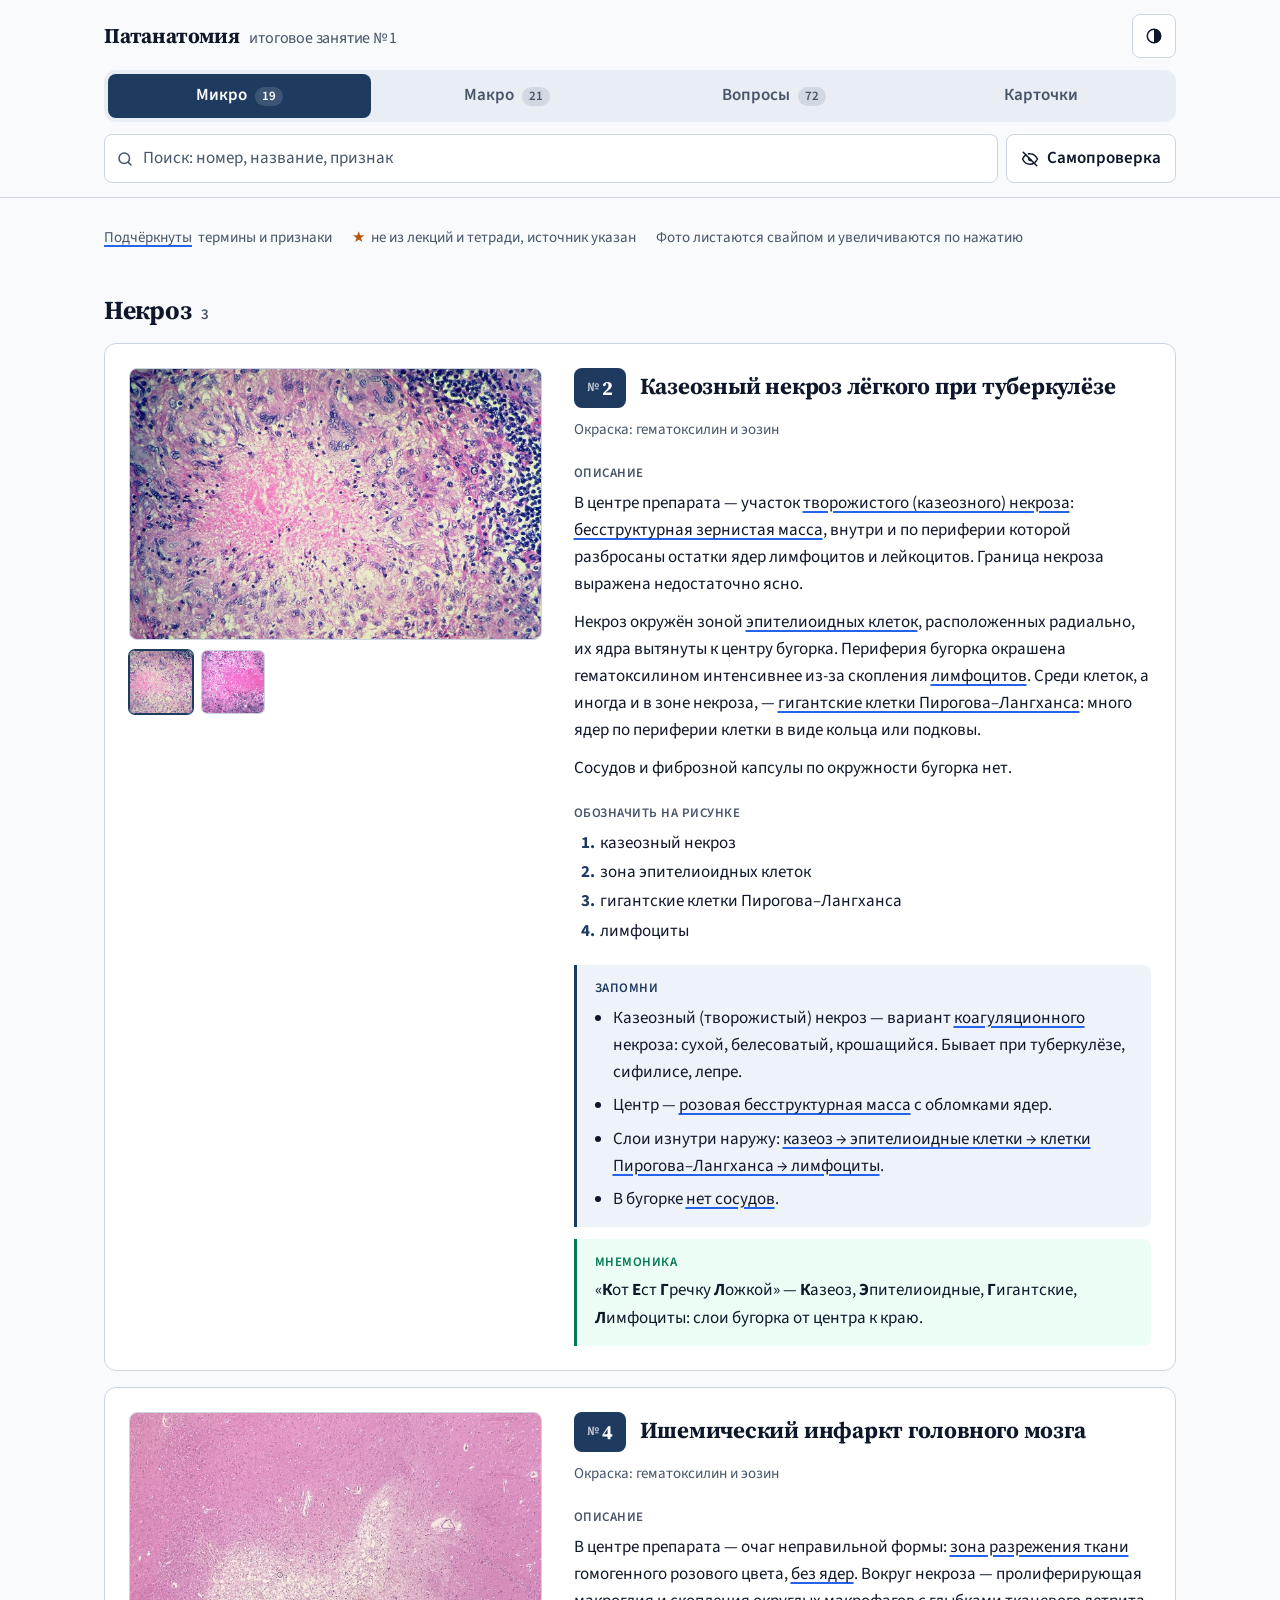
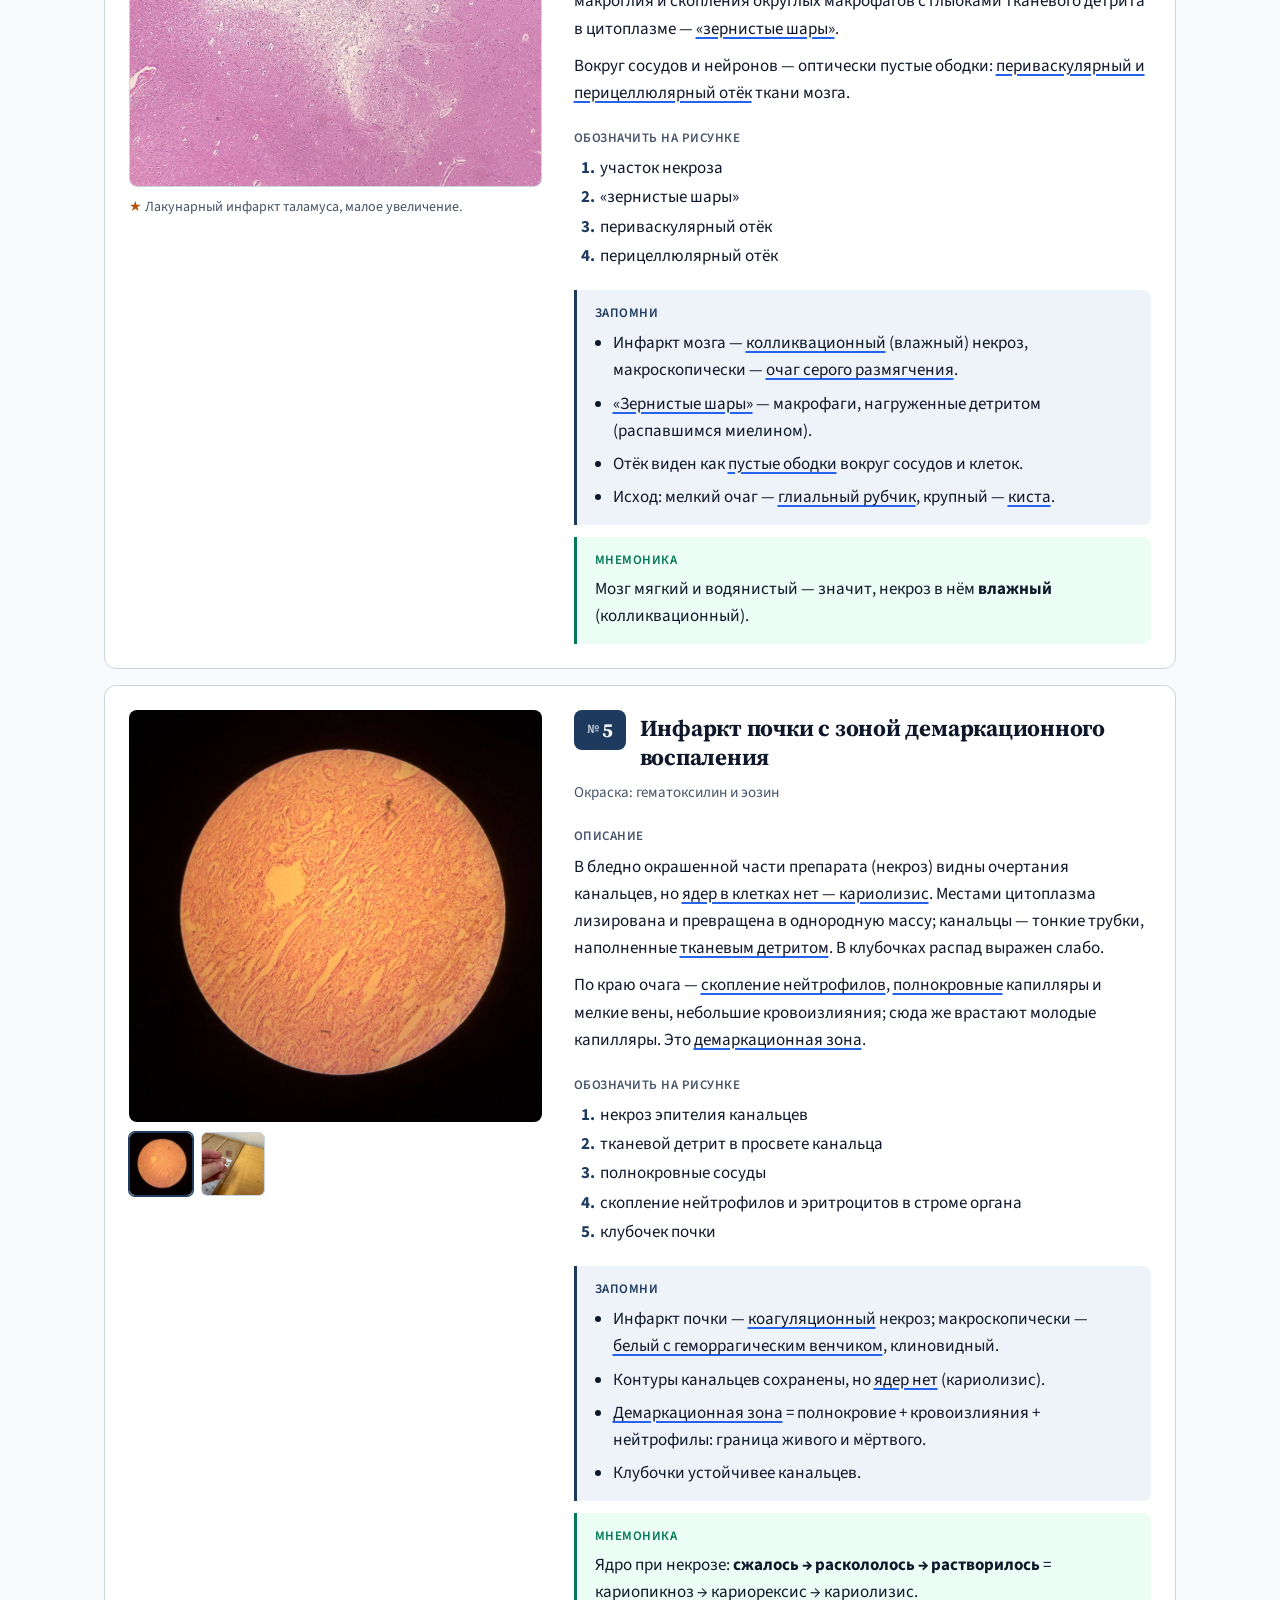
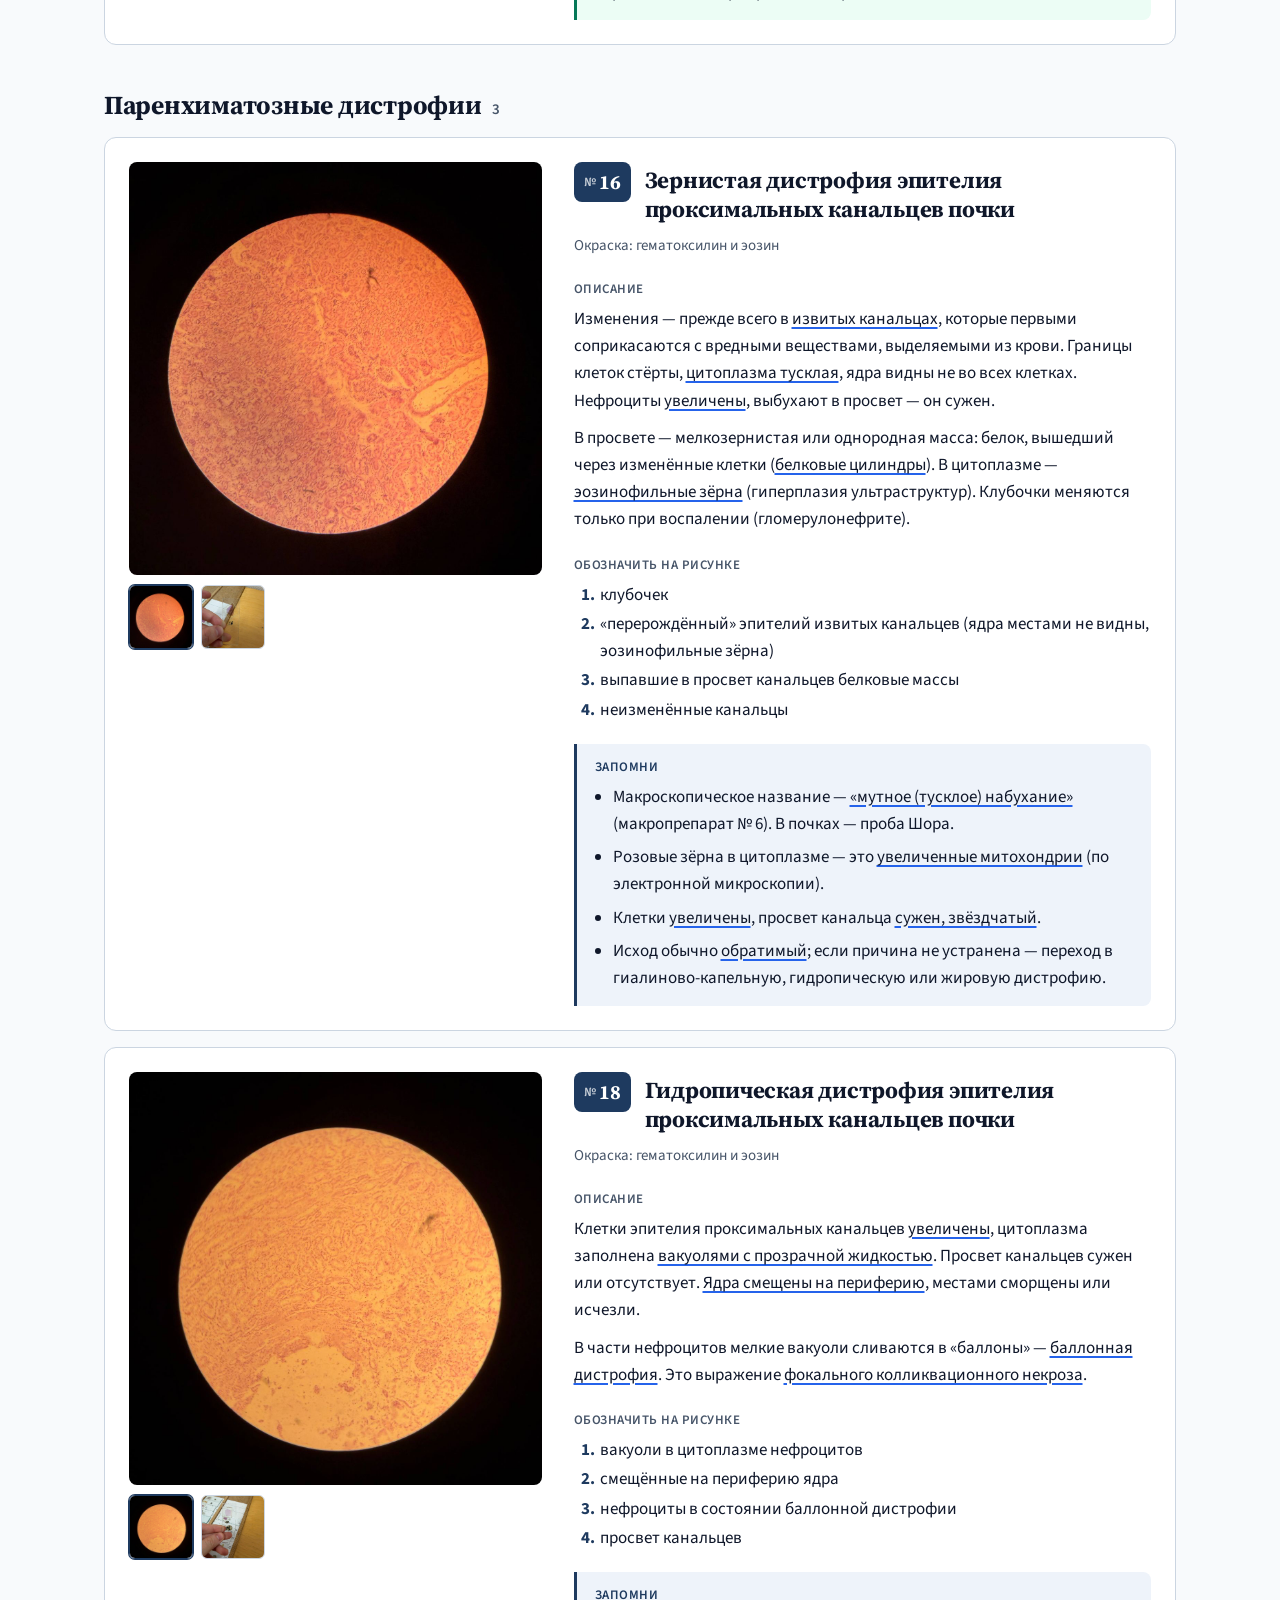
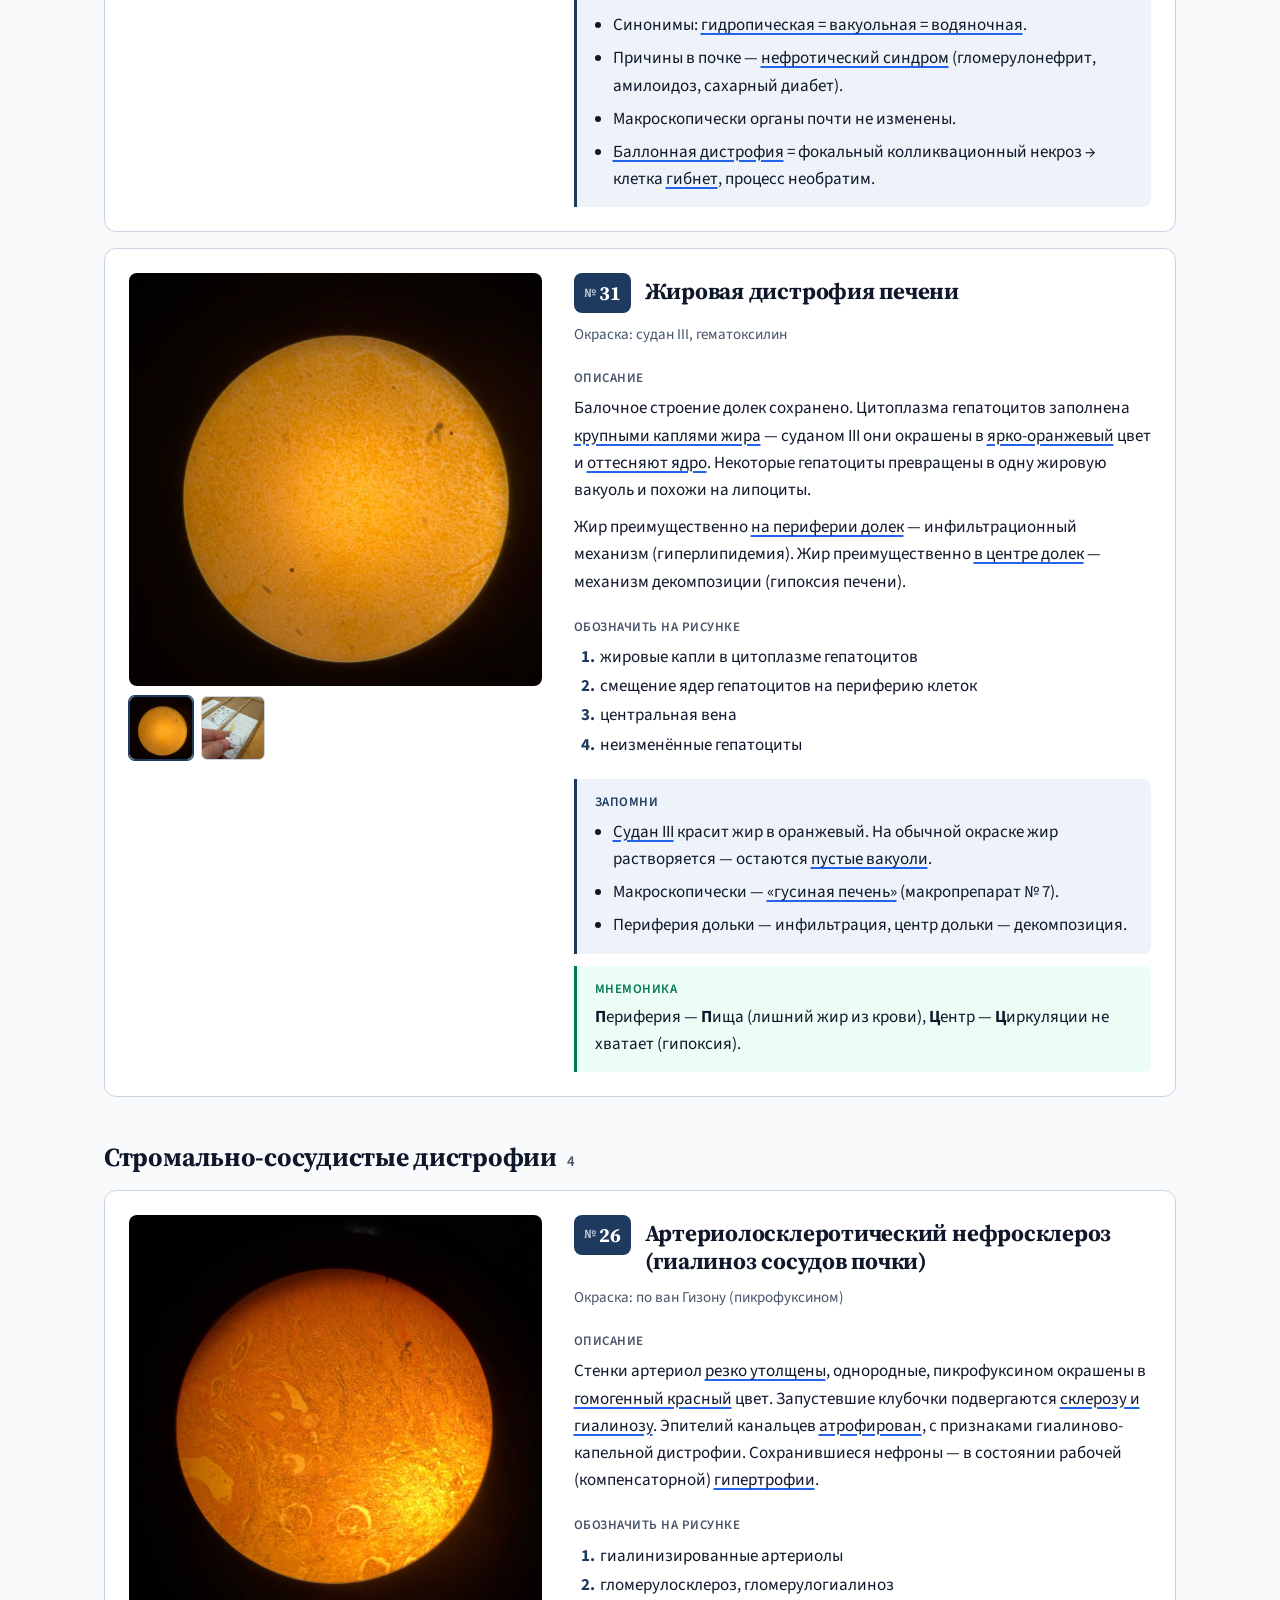
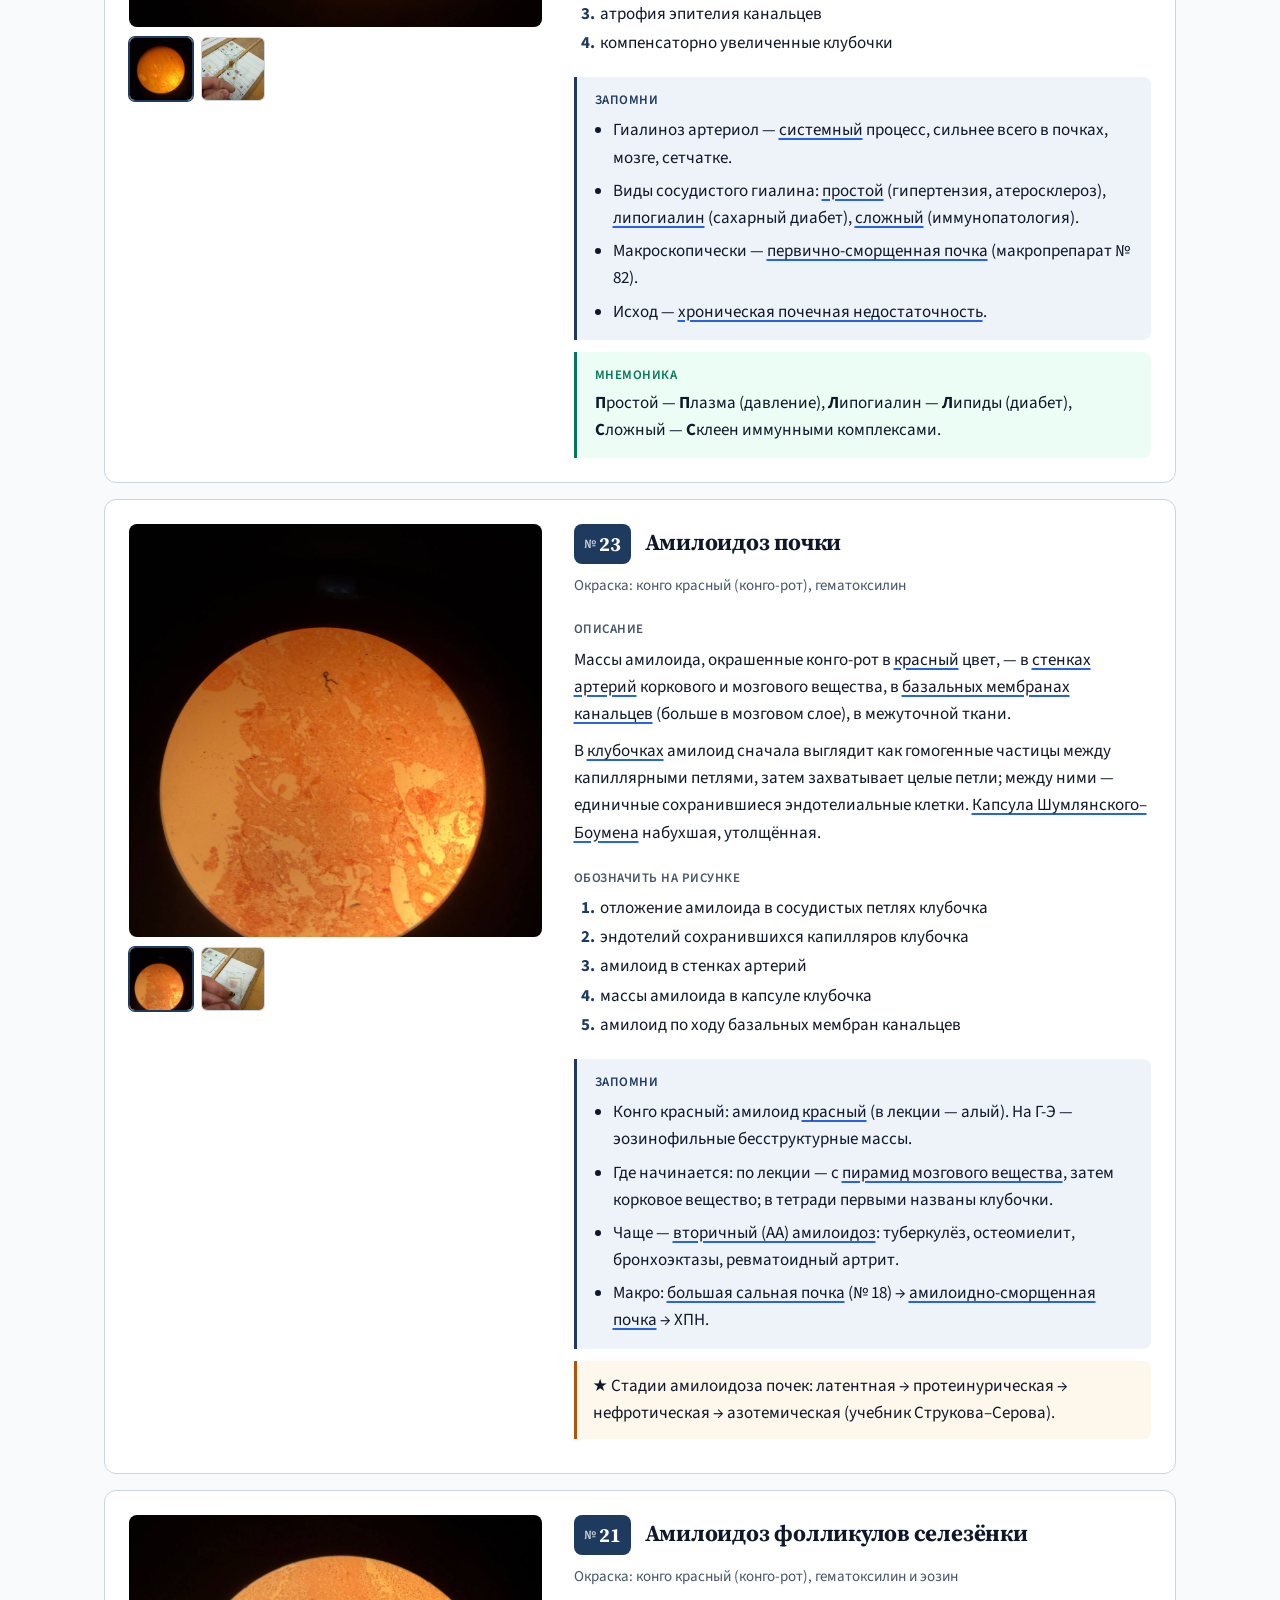
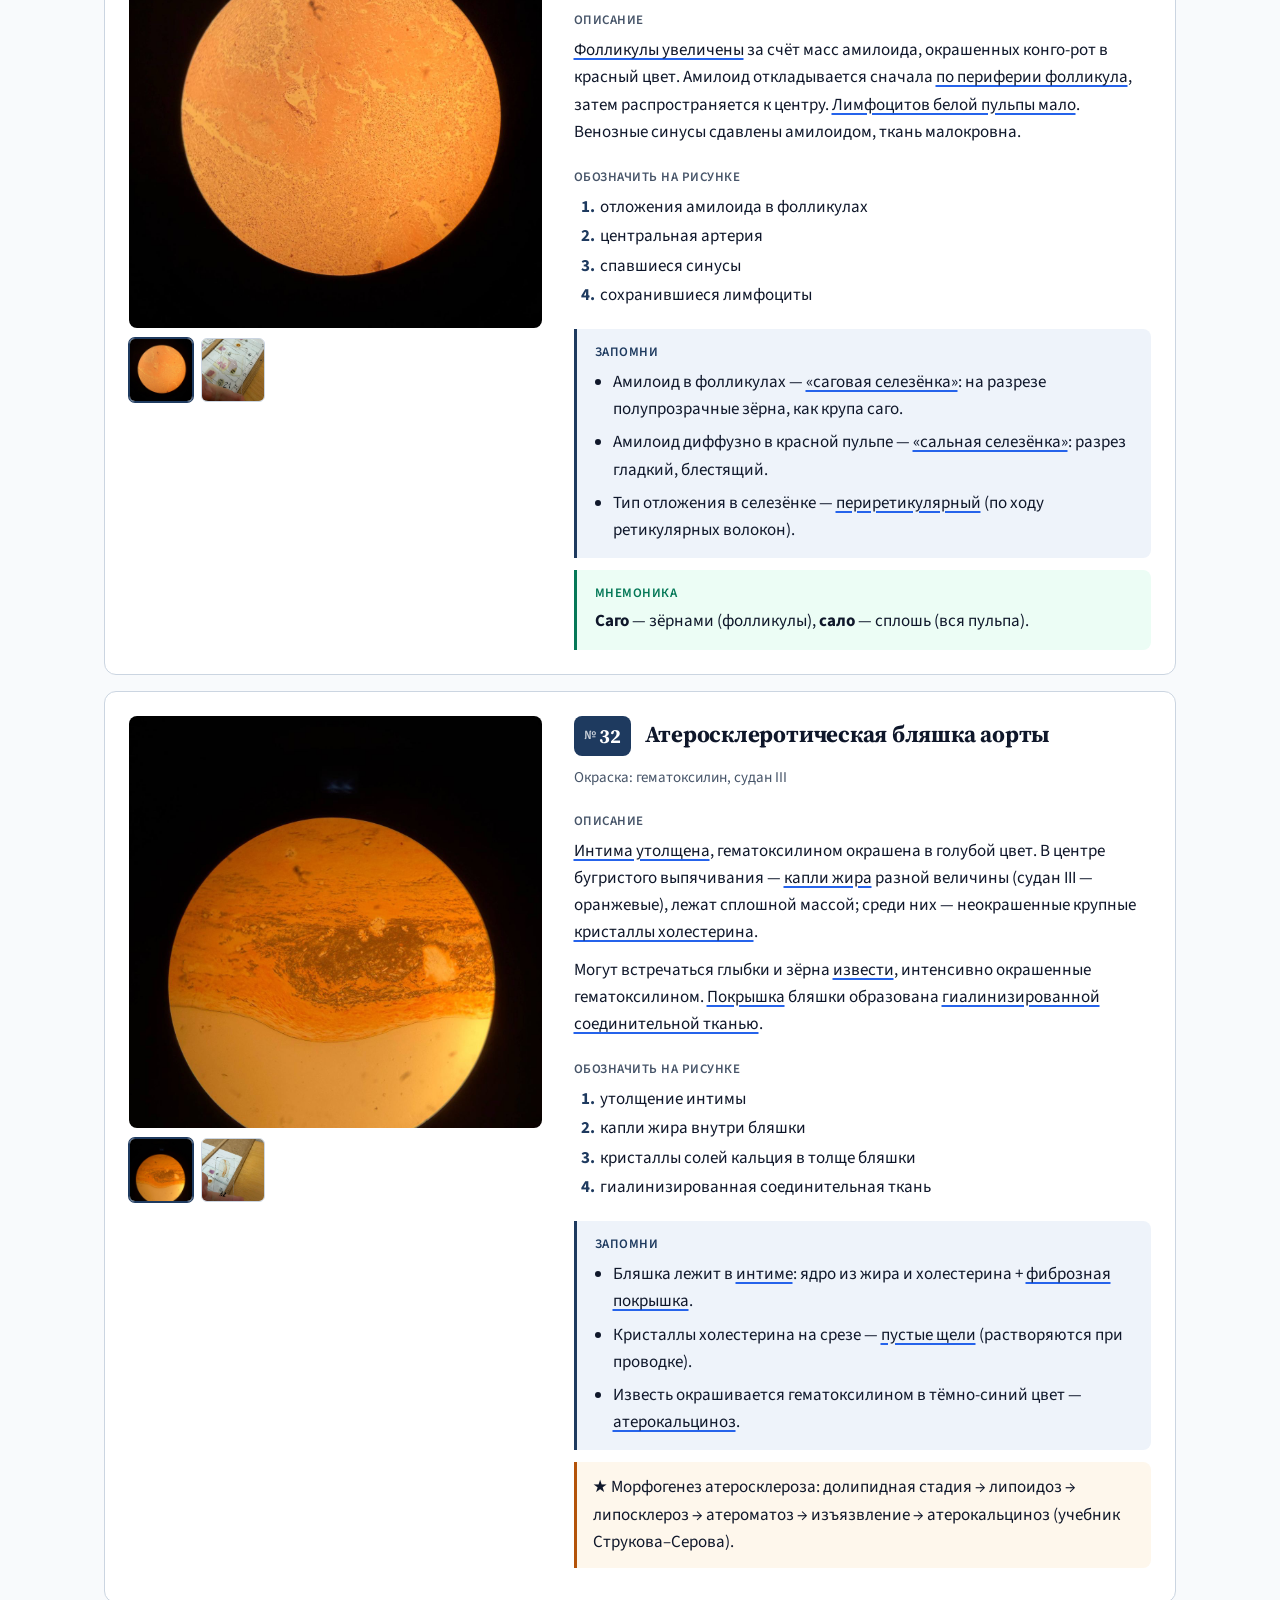
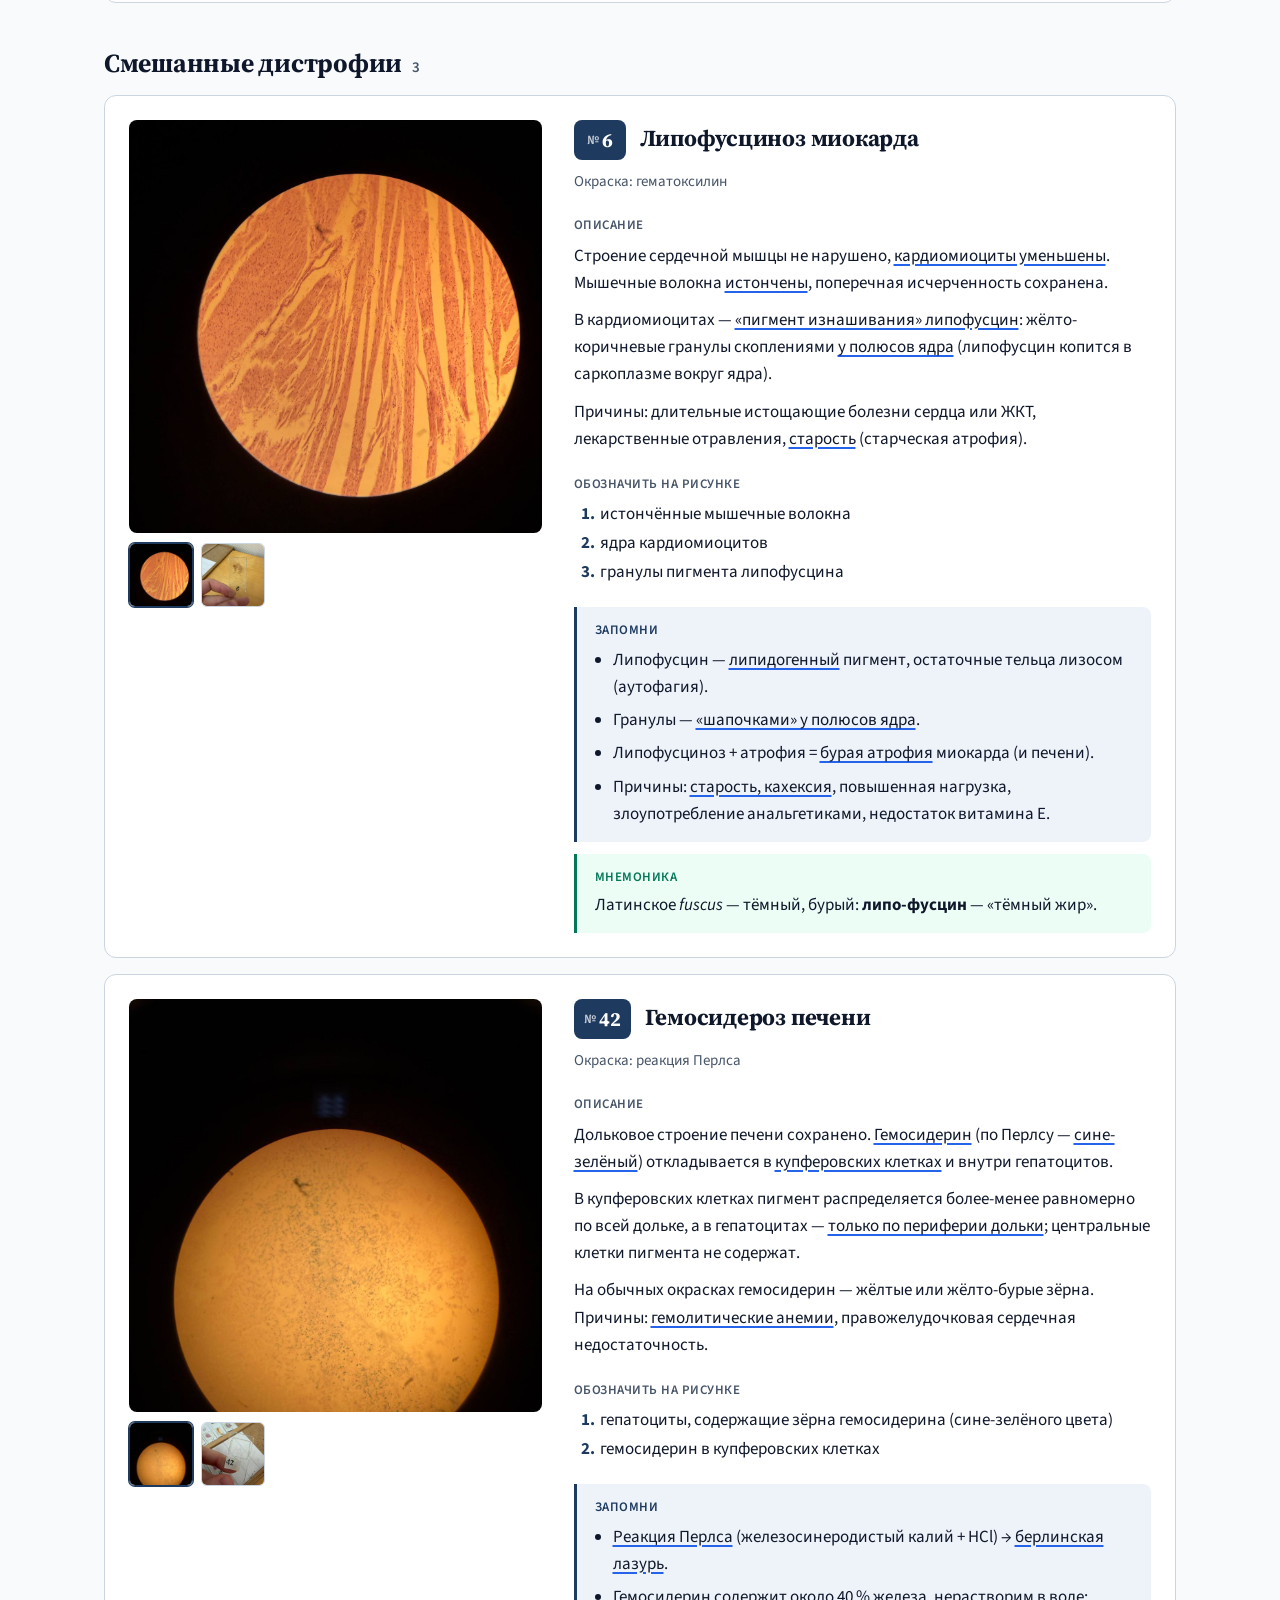
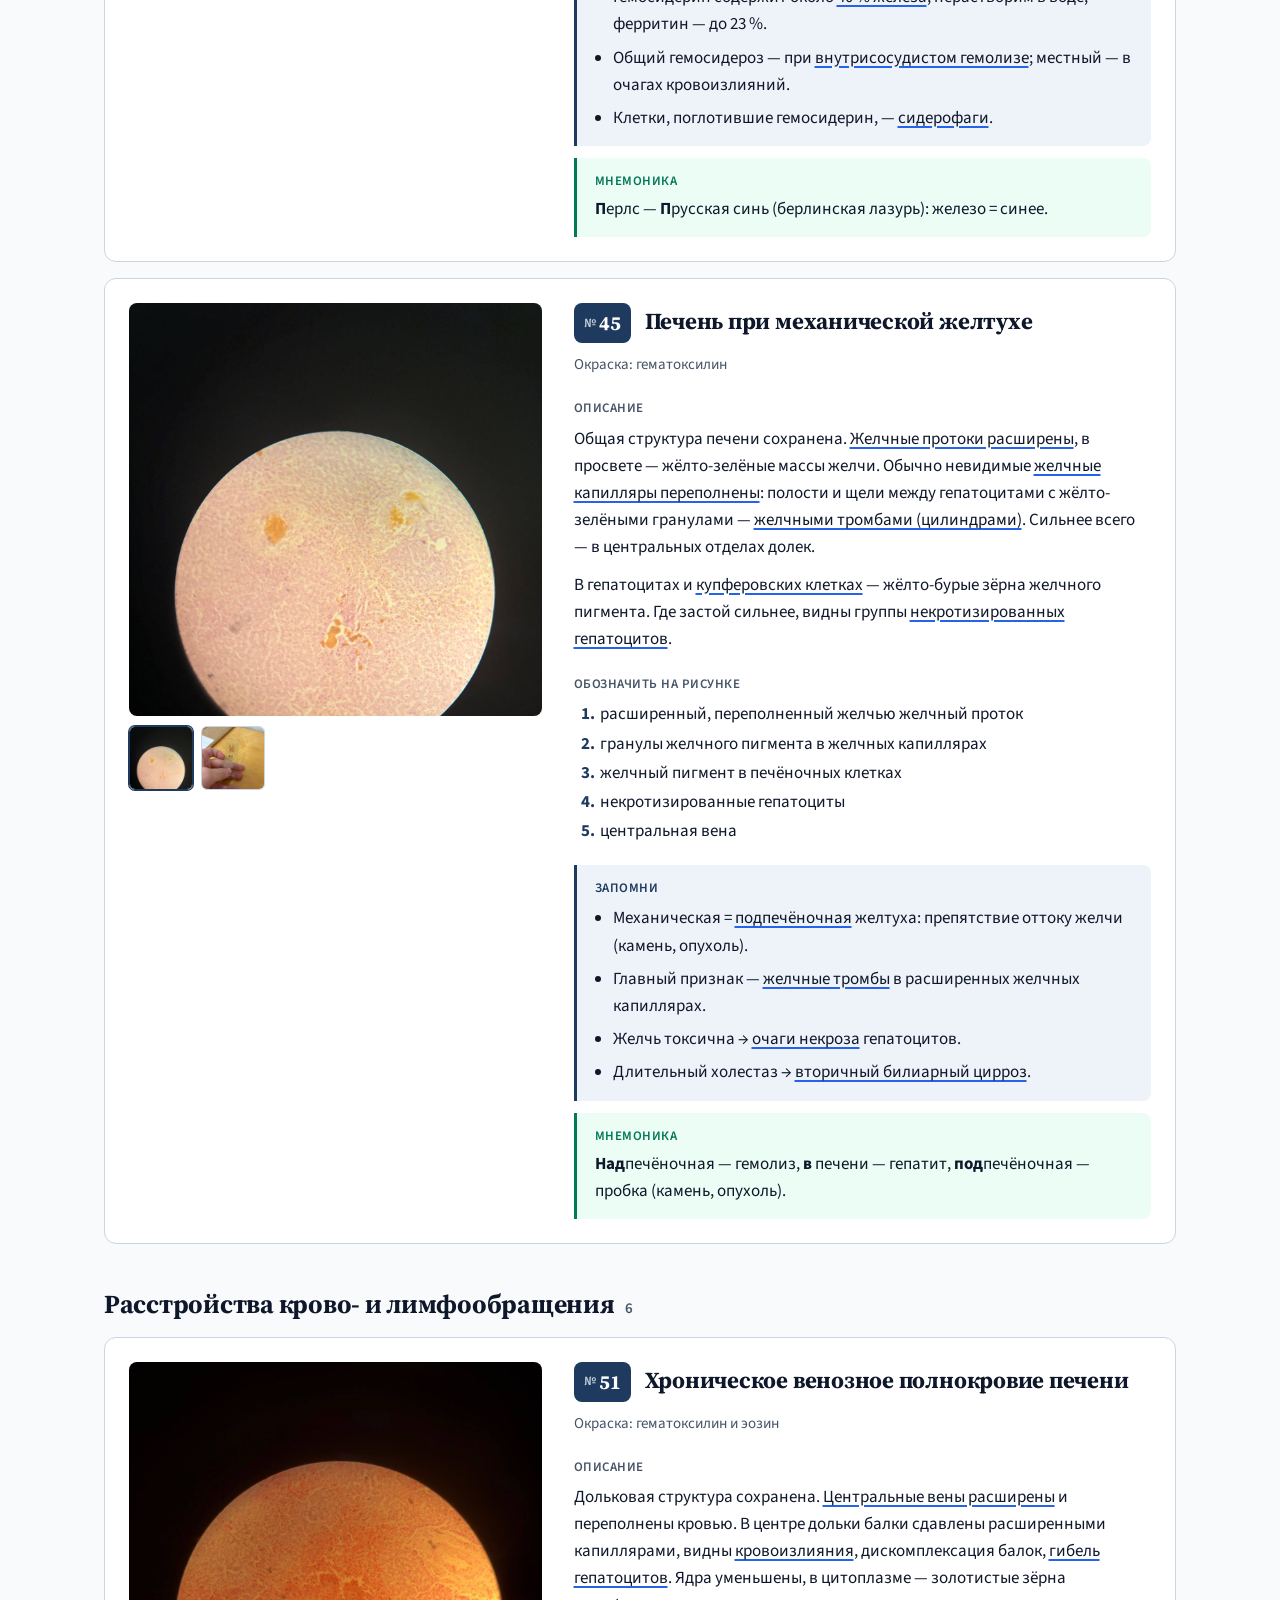
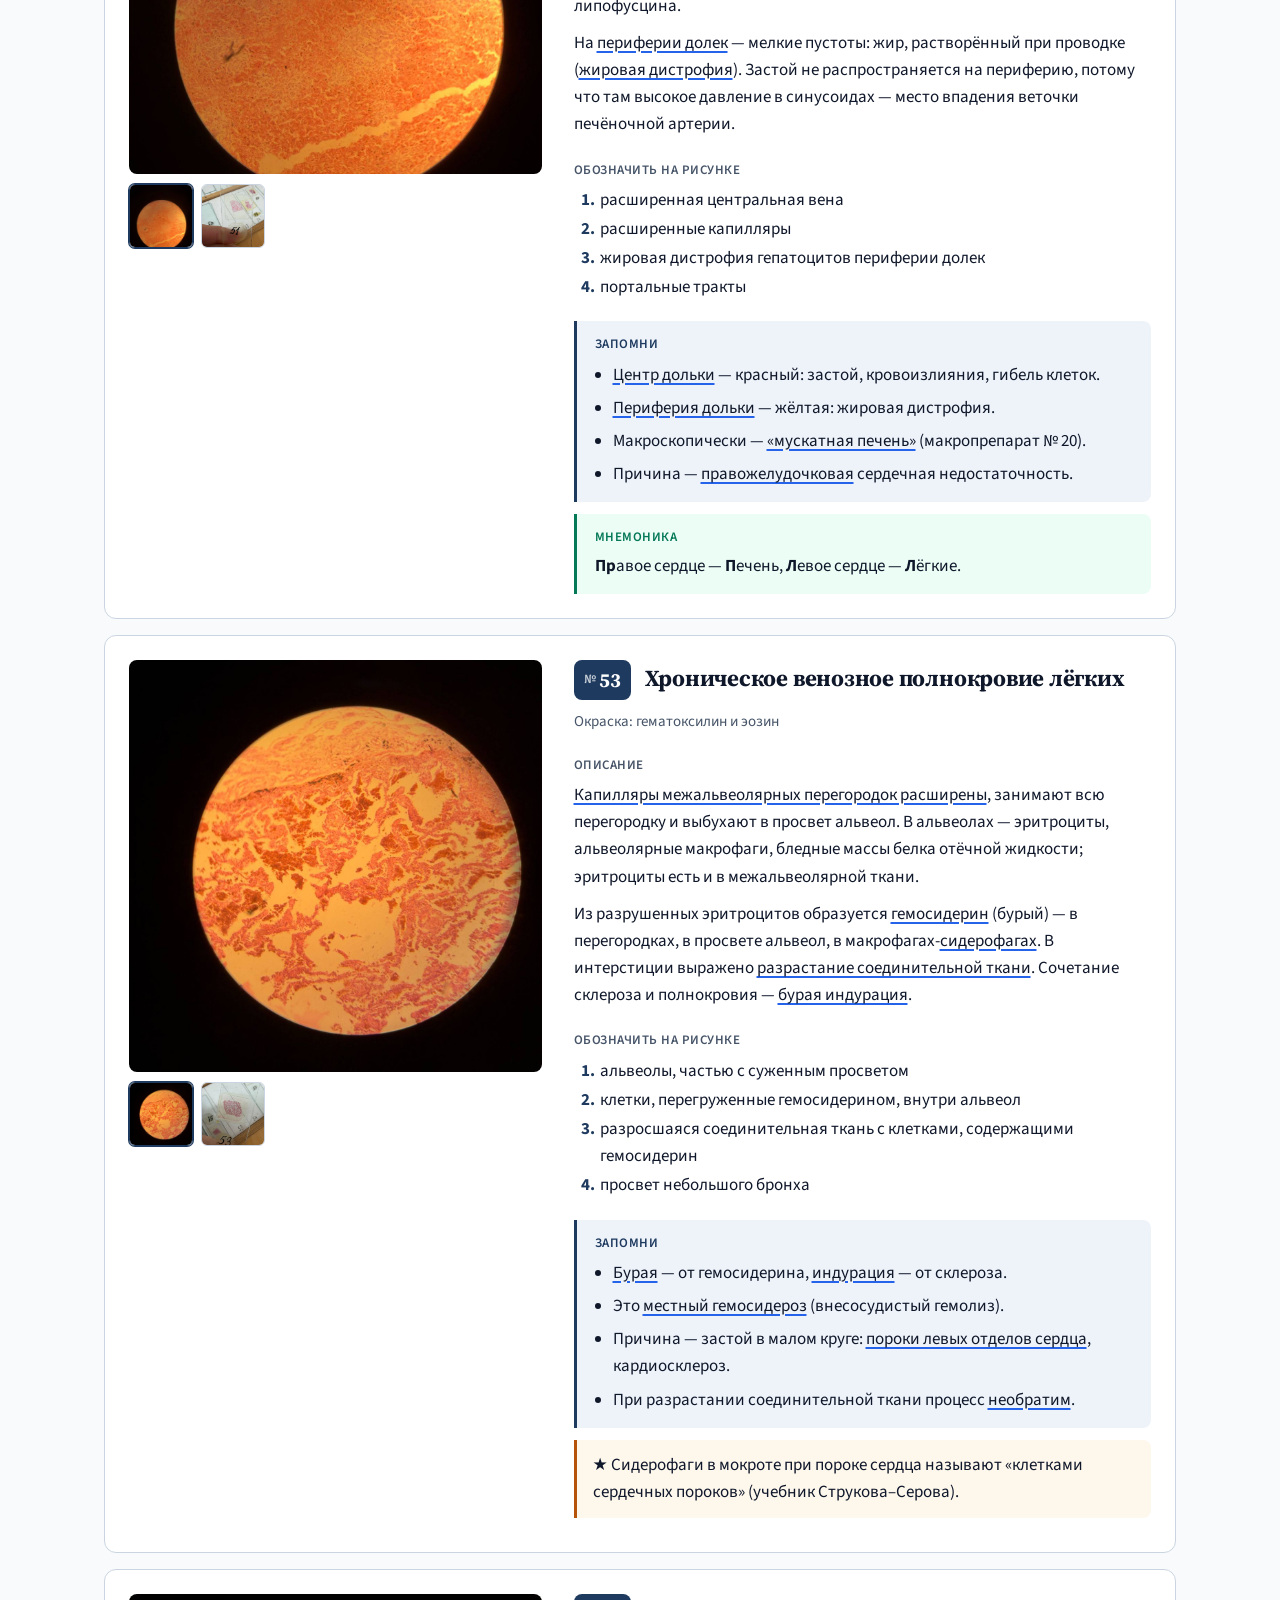
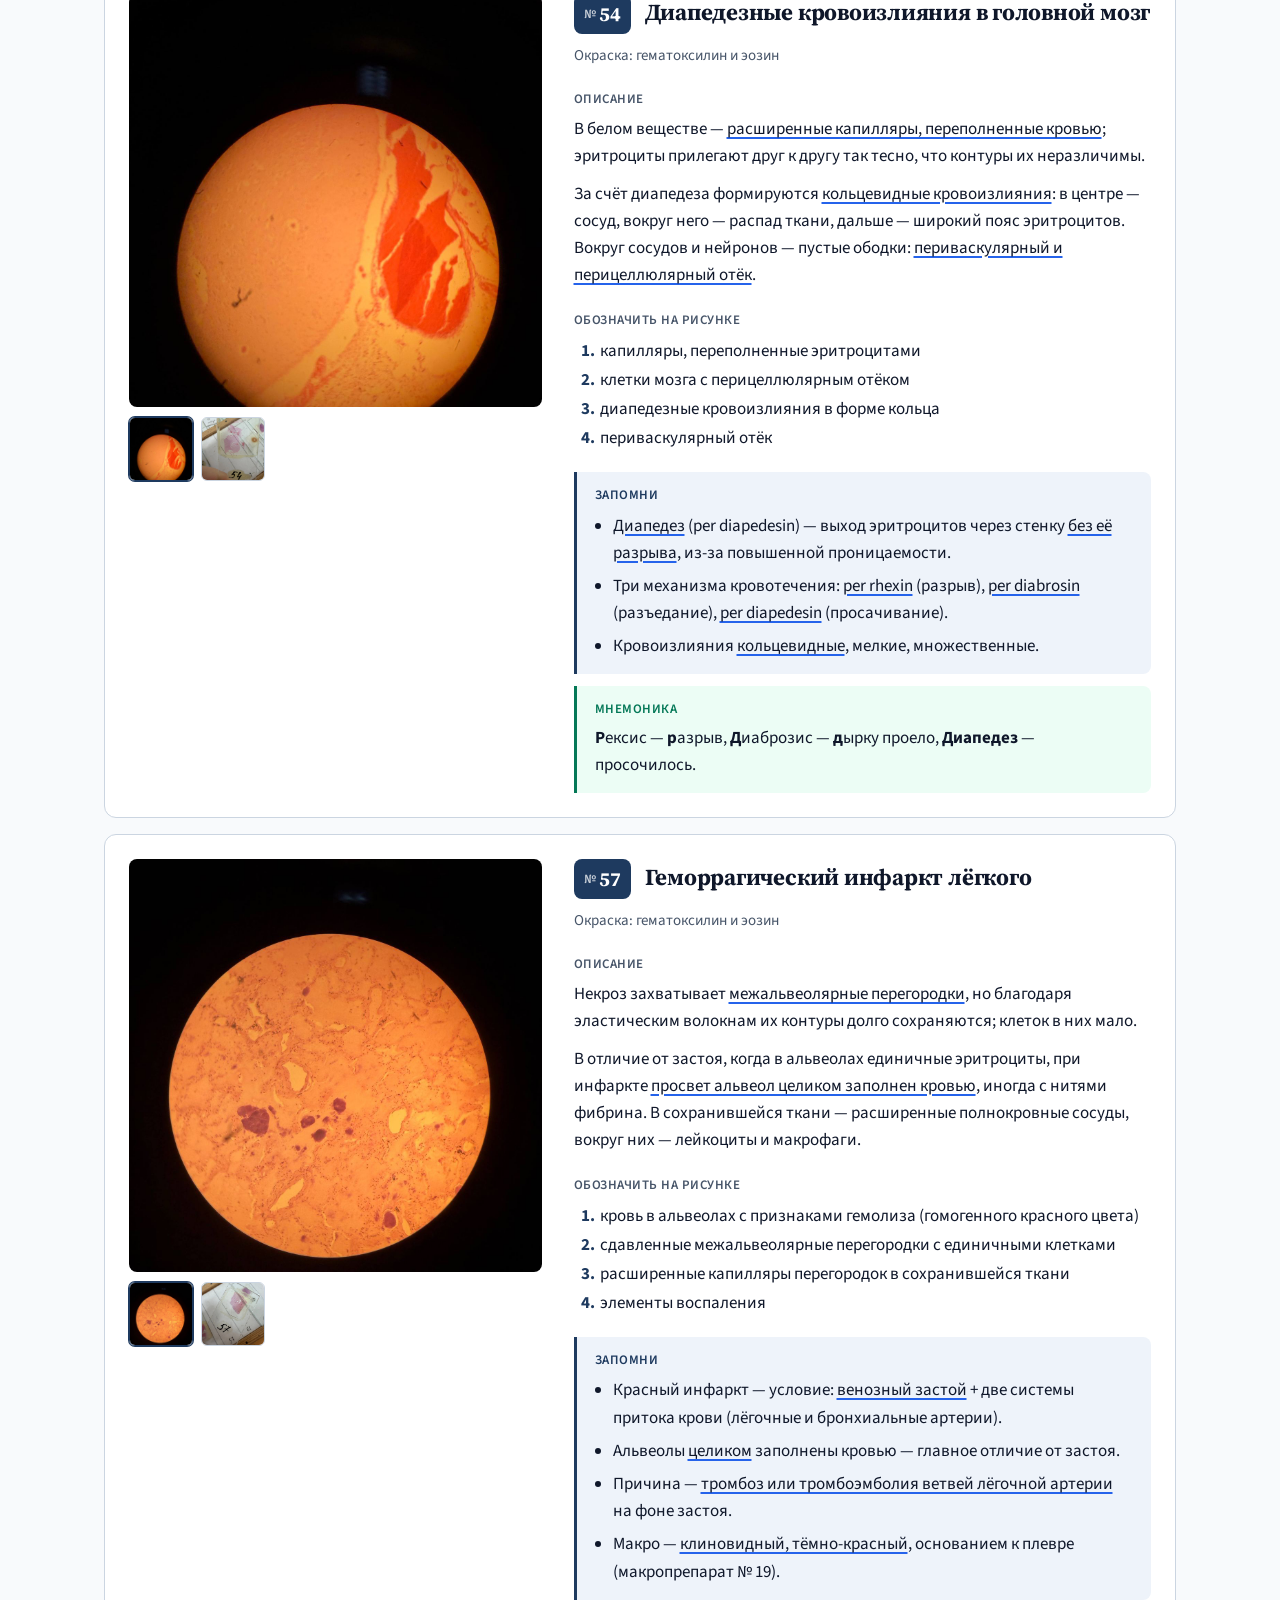
<file: index.html>
<!doctype html>
<html lang="ru">
<head>
<meta charset="utf-8">
<meta name="viewport" content="width=device-width, initial-scale=1">
<title>Патанатомия: препараты</title>
<meta name="description" content="Микро- и макропрепараты к итоговому занятию № 1 по патологической анатомии: фото, описания, что запомнить.">
<link rel="preconnect" href="https://fonts.googleapis.com">
<link rel="preconnect" href="https://fonts.gstatic.com" crossorigin>
<link href="https://fonts.googleapis.com/css2?family=Source+Sans+3:wght@400;600;700&family=Source+Serif+4:opsz,wght@8..60,600;8..60,700&display=swap" rel="stylesheet">
<link rel="stylesheet" href="assets/style.css">
<link rel="icon" href="data:image/svg+xml,%3Csvg xmlns='http://www.w3.org/2000/svg' viewBox='0 0 32 32'%3E%3Ccircle cx='16' cy='16' r='14' fill='%23c2306a'/%3E%3Ccircle cx='12' cy='13' r='4' fill='%234a3f9a'/%3E%3Ccircle cx='20' cy='19' r='3' fill='%234a3f9a'/%3E%3C/svg%3E">
<script data-goatcounter="https://zebalka.goatcounter.com/count" async src="https://gc.zgo.at/count.js"></script>
</head>
<body data-page="preps" data-base="">
<header class="top">
  <div class="top-inner">
    <div class="brand">
      <a class="home" href="./">Патанатомия <span class="sub">итоговое занятие № 1</span></a>
      <div class="tools">
        <button class="btn icon" id="theme" type="button" aria-label="Сменить тему">
          <svg width="18" height="18" viewBox="0 0 24 24" aria-hidden="true"><circle cx="12" cy="12" r="9" fill="none" stroke="currentColor" stroke-width="2"/><path d="M12 3a9 9 0 0 1 0 18z" fill="currentColor"/></svg>
        </button>
      </div>
    </div>
    <nav class="switch" aria-label="Разделы">
      <a href="#micro" data-tab="micro">Микро <span class="count">19</span></a>
      <a href="#macro" data-tab="macro">Макро <span class="count">21</span></a>
      <a href="voprosy/">Вопросы <span class="count">72</span></a>
      <a href="kartochki/">Карточки</a>
    </nav>
    <div class="row">
      <div class="search-wrap"><svg width="18" height="18" viewBox="0 0 24 24" fill="none" stroke="currentColor" stroke-width="2" stroke-linecap="round" stroke-linejoin="round" aria-hidden="true"><circle cx="11" cy="11" r="7"/><path d="m20 20-3.5-3.5"/></svg><input class="search" id="search" type="search" placeholder="Поиск: номер, название, признак" aria-label="Поиск по препаратам"></div>
      <button class="btn" id="quiz" type="button" aria-pressed="false"><svg width="18" height="18" viewBox="0 0 24 24" fill="none" stroke="currentColor" stroke-width="2" stroke-linecap="round" stroke-linejoin="round" aria-hidden="true"><path d="M3 3l18 18"/><path d="M10.6 10.6a2 2 0 0 0 2.8 2.8"/><path d="M9.9 5.1A10.4 10.4 0 0 1 12 5c6.5 0 10 7 10 7a17.6 17.6 0 0 1-3.2 4.2"/><path d="M6.6 6.6C3.9 8.4 2 12 2 12s3.5 7 10 7a9.7 9.7 0 0 0 5.4-1.6"/></svg>Самопроверка</button>
      <button class="btn" id="shuffle" type="button" aria-label="Перемешать" hidden><svg width="18" height="18" viewBox="0 0 24 24" fill="none" stroke="currentColor" stroke-width="2" stroke-linecap="round" stroke-linejoin="round" aria-hidden="true"><path d="M16 3h5v5"/><path d="M4 20 21 3"/><path d="M21 16v5h-5"/><path d="M15 15l6 6"/><path d="M4 4l5 5"/></svg><span class="txt">Перемешать</span></button>
    </div>
  </div>
</header>
<main class="wrap">
  <p class="legend"><span><u>Подчёркнуты</u> термины и признаки</span><span><span class="star">★</span> не из лекций и тетради, источник указан</span><span>Фото листаются свайпом и увеличиваются по нажатию</span></p>
  <button class="btn other" id="other" type="button" hidden></button>
  <div id="list"></div>
  <p class="empty" id="empty" hidden></p>
</main>
<script src="data/preparaty.js"></script>
<script src="assets/app.js"></script>
</body>
</html>
</file>
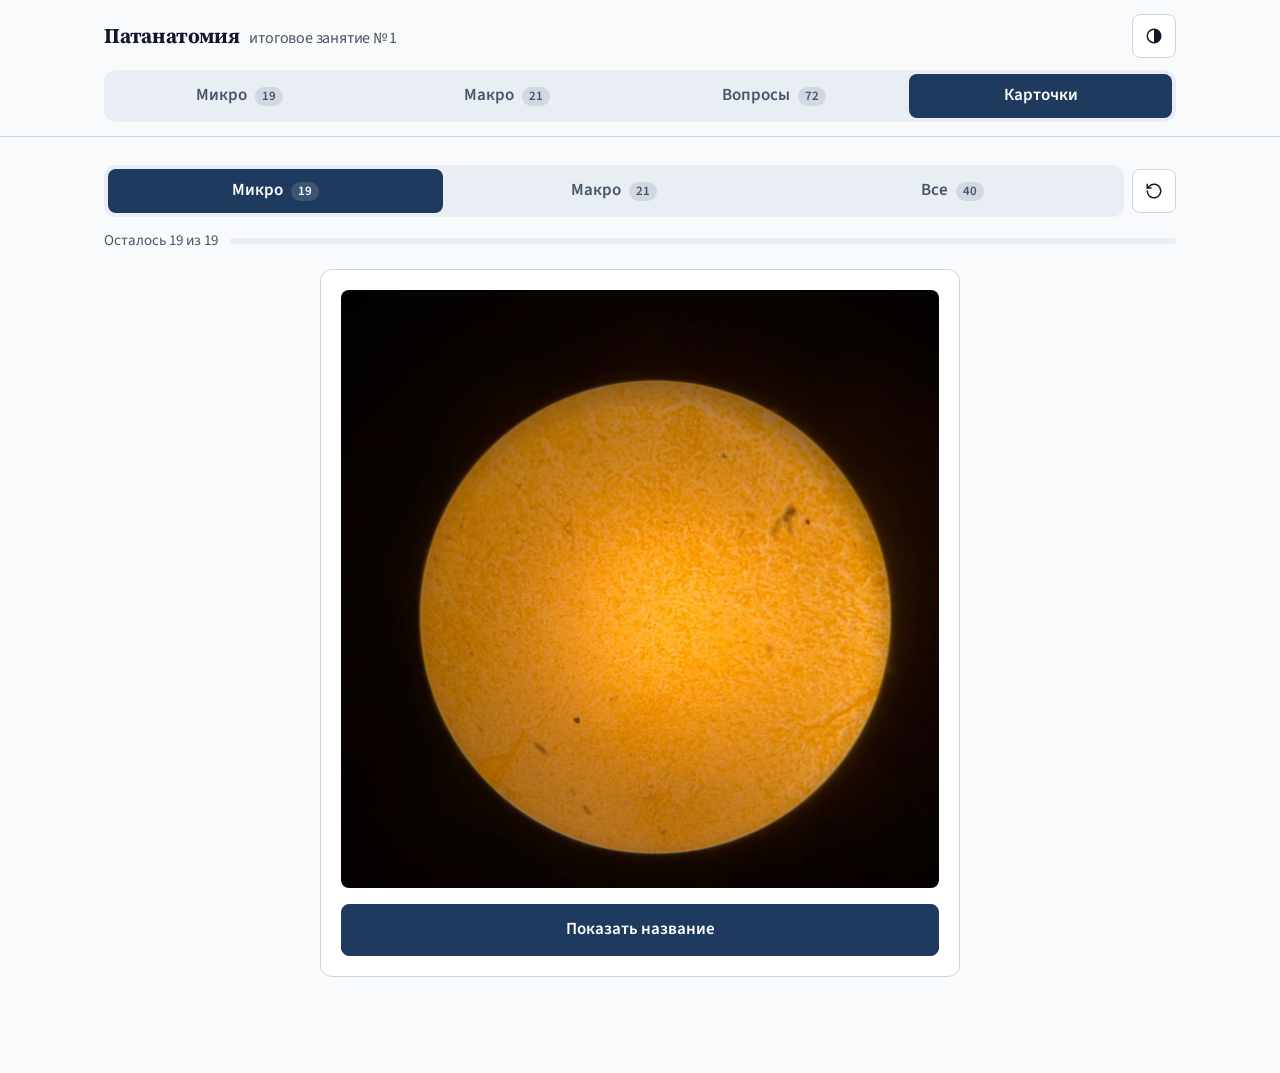
<file: kartochki/index.html>
<!doctype html>
<html lang="ru">
<head>
<meta charset="utf-8">
<meta name="viewport" content="width=device-width, initial-scale=1">
<title>Патанатомия: карточки</title>
<meta name="description" content="Флеш-карточки к итоговому занятию № 1 по патологической анатомии: по фото назвать препарат.">
<link rel="preconnect" href="https://fonts.googleapis.com">
<link rel="preconnect" href="https://fonts.gstatic.com" crossorigin>
<link href="https://fonts.googleapis.com/css2?family=Source+Sans+3:wght@400;600;700&family=Source+Serif+4:opsz,wght@8..60,600;8..60,700&display=swap" rel="stylesheet">
<link rel="stylesheet" href="../assets/style.css">
<link rel="icon" href="data:image/svg+xml,%3Csvg xmlns='http://www.w3.org/2000/svg' viewBox='0 0 32 32'%3E%3Ccircle cx='16' cy='16' r='14' fill='%23c2306a'/%3E%3Ccircle cx='12' cy='13' r='4' fill='%234a3f9a'/%3E%3Ccircle cx='20' cy='19' r='3' fill='%234a3f9a'/%3E%3C/svg%3E">
<script data-goatcounter="https://zebalka.goatcounter.com/count" async src="https://gc.zgo.at/count.js"></script>
</head>
<body data-page="cards" data-base="../">
<header class="top">
  <div class="top-inner">
    <div class="brand">
      <a class="home" href="../">Патанатомия <span class="sub">итоговое занятие № 1</span></a>
      <div class="tools">
        <button class="btn icon" id="theme" type="button" aria-label="Сменить тему">
          <svg width="18" height="18" viewBox="0 0 24 24" aria-hidden="true"><circle cx="12" cy="12" r="9" fill="none" stroke="currentColor" stroke-width="2"/><path d="M12 3a9 9 0 0 1 0 18z" fill="currentColor"/></svg>
        </button>
      </div>
    </div>
    <nav class="switch" aria-label="Разделы">
      <a href="../#micro">Микро <span class="count">19</span></a>
      <a href="../#macro">Макро <span class="count">21</span></a>
      <a href="../voprosy/">Вопросы <span class="count">72</span></a>
      <a href="./" aria-current="page">Карточки</a>
    </nav>
  </div>
</header>
<main class="wrap">
  <div class="fc-head">
    <div class="switch" role="group" aria-label="Колода">
      <button type="button" data-deck="micro" aria-pressed="false">Микро <span class="count"></span></button>
      <button type="button" data-deck="macro" aria-pressed="false">Макро <span class="count"></span></button>
      <button type="button" data-deck="all" aria-pressed="false">Все <span class="count"></span></button>
    </div>
    <button class="btn icon" id="fc-restart" type="button" aria-label="Перемешать и начать заново" title="Перемешать и начать заново"><svg width="18" height="18" viewBox="0 0 24 24" fill="none" stroke="currentColor" stroke-width="2" stroke-linecap="round" stroke-linejoin="round" aria-hidden="true"><path d="M3 12a9 9 0 1 0 3-6.7L3 8"/><path d="M3 3v5h5"/></svg></button>
  </div>
  <div class="fc-progress"><span id="fc-count"></span><div class="track"><i id="fc-bar"></i></div></div>
  <div id="fc" aria-live="polite"></div>
</main>
<script src="../data/preparaty.js"></script>
<script src="../assets/app.js"></script>
</body>
</html>
</file>
<file: assets/style.css>
/*
  ПатанV1 — дизайн-система по скилу UI/UX Pro Max:
  стиль Minimalism & Swiss Style, палитра Academic Journal (navy + citation gold),
  шрифты — засечки в заголовках (Source Serif 4) и разборчивый гротеск в тексте (Source Sans 3).
*/
:root {
  --bg: #f8fafc;
  --card: #ffffff;
  --fg: #0f172a;
  --muted-fg: #475569;
  --muted: #e9eef5;
  --border: #cbd5e1;
  --primary: #1e3a5f;      /* институциональный синий: навигация, номера */
  --on-primary: #ffffff;
  --term: #2563eb;         /* подчёркивание терминов, ссылки */
  --accent: #b45309;       /* ★ — дополнено не из лекций и тетради */
  --accent-soft: #fef7ec;
  --memo: #047857;         /* мнемоники */
  --memo-soft: #ecfdf5;
  --remember-soft: #eef3fa;
  --ring: #1e3a5f;
  --radius: 8px;
  --radius-lg: 12px;
  --serif: "Source Serif 4", "PT Serif", Georgia, serif;
  --sans: "Source Sans 3", "Segoe UI", system-ui, -apple-system, sans-serif;
  --ease: 200ms ease;
  color-scheme: light;
}
@media (prefers-color-scheme: dark) {
  :root:not([data-theme="light"]) {
    --bg: #0f172a;
    --card: #162033;
    --fg: #e2e8f0;
    --muted-fg: #94a3b8;
    --muted: #1e293b;
    --border: #2c3b52;
    --primary: #93c5fd;
    --on-primary: #0f172a;
    --term: #7fb0ff;
    --accent: #f0a845;
    --accent-soft: #2a2114;
    --memo: #34d399;
    --memo-soft: #10261f;
    --remember-soft: #182a44;
    --ring: #93c5fd;
    color-scheme: dark;
  }
}
:root[data-theme="dark"] {
  --bg: #0f172a;
  --card: #162033;
  --fg: #e2e8f0;
  --muted-fg: #94a3b8;
  --muted: #1e293b;
  --border: #2c3b52;
  --primary: #93c5fd;
  --on-primary: #0f172a;
  --term: #7fb0ff;
  --accent: #f0a845;
  --accent-soft: #2a2114;
  --memo: #34d399;
  --memo-soft: #10261f;
  --remember-soft: #182a44;
  --ring: #93c5fd;
  color-scheme: dark;
}

/* ---------- основа ---------- */
* { box-sizing: border-box; }
[hidden] { display: none !important; }
html { -webkit-text-size-adjust: 100%; }
body {
  margin: 0;
  background: var(--bg);
  color: var(--fg);
  font: 400 17px/1.6 var(--sans);
  -webkit-font-smoothing: antialiased;
  /* длинные слова вроде «Артериолосклеротический» на узком экране переносим, а не вылезаем за край */
  overflow-wrap: break-word;
}
/* переносим только длинные слова (от 14 букв), «инфаркт» не рвём */
h1, h2, h3 { hyphens: auto; -webkit-hyphens: auto; hyphenate-limit-chars: 14 6 6; }
.prep-head > h3, .qa-q > span:last-child { min-width: 0; }
img { max-width: 100%; display: block; }
a { color: var(--term); text-underline-offset: 3px; }
button, input { font: inherit; color: inherit; }
button, a, .prep-photos img { cursor: pointer; }
:focus-visible { outline: 2px solid var(--ring); outline-offset: 2px; border-radius: 4px; }
.prep, .qa, section[id] { scroll-margin-top: 16px; }

/* термины и определения */
u, dfn {
  text-decoration: underline;
  text-decoration-color: var(--term);
  text-decoration-thickness: 2px;
  text-underline-offset: 3px;
}
dfn { font-style: normal; font-weight: 600; }
.star { color: var(--accent); }
p.star, div.star {
  color: var(--fg);
  background: var(--accent-soft);
  border-left: 3px solid var(--accent);
  padding: 12px 16px;
  border-radius: 0 var(--radius) var(--radius) 0;
  margin: 0 0 10px;
}
div.star p { margin: 0 0 8px; }
div.star p:last-child { margin-bottom: 0; }

/* ---------- шапка ---------- */
.top { background: var(--bg); border-bottom: 1px solid var(--border); }

/* плавающий глазик самопроверки — появляется, когда шапка ушла вверх */
.fab {
  position: fixed; z-index: 30;
  top: calc(12px + env(safe-area-inset-top)); right: calc(12px + env(safe-area-inset-right));
  width: 48px; height: 48px; border-radius: 999px;
  display: inline-flex; align-items: center; justify-content: center;
  background: var(--card); color: var(--fg); border: 1px solid var(--border);
  box-shadow: 0 2px 8px rgba(15, 23, 42, .12);
  visibility: hidden; opacity: 0; transform: translateY(-6px);
  transition: opacity var(--ease), transform var(--ease), visibility var(--ease), background-color var(--ease), border-color var(--ease);
}
.fab.show { visibility: visible; opacity: 1; transform: none; }
.fab:hover { border-color: var(--primary); }
.fab[aria-pressed="true"] { background: var(--primary); border-color: var(--primary); color: var(--on-primary); }
/* только боковые отступы — вертикальные у main и .top-inner свои */
.top-inner, .wrap { max-width: 1120px; margin: 0 auto; padding-left: 24px; padding-right: 24px; }
.top-inner { display: flex; flex-direction: column; gap: 12px; padding-top: 14px; padding-bottom: 14px; }
.brand { display: flex; align-items: center; justify-content: space-between; gap: 12px; }
.brand a.home {
  text-decoration: none; color: var(--fg);
  font: 700 21px/1.2 var(--serif); letter-spacing: -0.01em;
}
.brand .sub { font: 400 16px/1.2 var(--sans); color: var(--muted-fg); margin-left: 6px; }
.tools { display: flex; gap: 8px; align-items: center; }

.switch {
  display: grid; grid-auto-flow: column; grid-auto-columns: minmax(0, 1fr); gap: 4px;
  background: var(--muted); border-radius: var(--radius-lg); padding: 4px;
}
.switch a, .switch button {
  min-height: 44px; display: flex; align-items: center; justify-content: center; gap: 8px;
  border: 0; background: transparent; border-radius: var(--radius);
  font-weight: 600; text-decoration: none; color: var(--muted-fg);
  transition: background-color var(--ease), color var(--ease);
}
.switch a:hover { color: var(--fg); background: color-mix(in srgb, var(--card) 60%, transparent); }
.switch [aria-current="page"], .switch [aria-pressed="true"] { background: var(--primary); color: var(--on-primary); }
.switch [aria-current="page"]:hover, .switch [aria-pressed="true"]:hover { background: var(--primary); color: var(--on-primary); }
.switch button { font: inherit; font-weight: 600; cursor: pointer; }
.switch .count {
  font-weight: 600; font-size: 13px; line-height: 1; padding: 3px 7px; border-radius: 999px;
  background: color-mix(in srgb, currentColor 14%, transparent);
}

.row { display: flex; gap: 8px; align-items: center; flex-wrap: wrap; }
.search-wrap { position: relative; flex: 1 1 200px; min-width: 0; }
.search-wrap svg { position: absolute; left: 12px; top: 50%; transform: translateY(-50%); color: var(--muted-fg); pointer-events: none; }
.search {
  width: 100%; min-height: 44px;
  border: 1px solid var(--border); background: var(--card);
  border-radius: var(--radius); padding: 10px 12px 10px 38px;
  transition: border-color var(--ease);
}
.search:hover { border-color: var(--muted-fg); }
.search::placeholder { color: var(--muted-fg); }
.btn {
  min-height: 44px; border: 1px solid var(--border); background: var(--card); color: var(--fg);
  border-radius: var(--radius); padding: 10px 14px; white-space: nowrap; text-decoration: none;
  display: inline-flex; align-items: center; justify-content: center; gap: 8px; font-weight: 600;
  transition: border-color var(--ease), background-color var(--ease), color var(--ease);
}
.btn:hover { border-color: var(--primary); }
.btn svg { flex: none; }
.btn[aria-pressed="true"] { background: var(--primary); border-color: var(--primary); color: var(--on-primary); }
.btn.icon { width: 44px; padding: 0; }
.btn.primary { background: var(--primary); border-color: var(--primary); color: var(--on-primary); }
.btn.primary:hover { opacity: .92; }

/* ---------- содержимое ---------- */
main { padding: 28px 0 96px; }
.legend {
  display: flex; flex-wrap: wrap; gap: 6px 20px;
  color: var(--muted-fg); font-size: 15px; margin: 0 0 8px;
}
.legend span { display: inline-flex; align-items: center; gap: 6px; }
.group-title {
  display: flex; align-items: baseline; gap: 10px;
  font: 700 26px/1.25 var(--serif); letter-spacing: -0.01em; color: var(--fg);
  margin: 44px 0 16px;
}
.group-title .count { font: 600 15px/1 var(--sans); color: var(--muted-fg); }
.empty { color: var(--muted-fg); padding: 40px 0; }
.other { margin: 12px 0 0; border-color: var(--primary); color: var(--primary); }

/* ---------- карточка препарата ---------- */
.prep {
  display: grid; grid-template-columns: minmax(0, 5fr) minmax(0, 7fr); gap: 32px;
  background: var(--card); border: 1px solid var(--border); border-radius: var(--radius-lg);
  padding: 24px; margin-bottom: 16px;
}
.prep-photos { display: flex; flex-direction: column; gap: 10px; }
.prep-photos .main {
  aspect-ratio: 1 / 1; width: 100%; object-fit: cover; border-radius: var(--radius);
  background: #0b1020; transition: opacity var(--ease);
}
.prep-photos .main:hover { opacity: .92; }
.prep-photos.macro .main { aspect-ratio: 3 / 4; }
.prep-photos .main.contain { aspect-ratio: auto; object-fit: contain; background: var(--card); border: 1px solid var(--border); }
.thumbs { display: flex; gap: 8px; }
.thumbs img {
  width: 64px; height: 64px; object-fit: cover; border-radius: 6px;
  border: 1px solid var(--border); transition: border-color var(--ease);
}
.thumbs img:hover { border-color: var(--primary); }
.thumbs img.cur { border-color: var(--primary); box-shadow: 0 0 0 1px var(--primary); }
/* главное фото листается свайпом вбок, вертикальная прокрутка страницы остаётся */
.prep-photos .main { touch-action: pan-y; user-select: none; -webkit-user-drag: none; }
.photo-credit, .photo-note { font-size: 14px; line-height: 1.5; color: var(--muted-fg); }
.credits { margin: 40px 0 0; font-size: 14px; line-height: 1.5; color: var(--muted-fg); }
.credits summary { cursor: pointer; font-weight: 600; color: var(--fg); padding: 10px 0; }
.credits ul { margin: 4px 0 0; padding-left: 20px; }
.credits li + li { margin-top: 4px; }
.nophoto {
  aspect-ratio: 1 / 1; border: 1px dashed var(--border); border-radius: var(--radius);
  display: grid; place-items: center; color: var(--muted-fg); padding: 16px; text-align: center;
}

.prep-head { display: flex; gap: 14px; align-items: flex-start; }
.slide-label {
  flex: none; min-width: 52px; height: 40px; padding: 0 10px;
  display: inline-flex; align-items: center; justify-content: center;
  background: var(--primary); color: var(--on-primary); border-radius: var(--radius);
  font: 700 20px/1 var(--serif); font-variant-numeric: lining-nums tabular-nums;
}
.slide-label::before { content: "№"; font: 600 13px/1 var(--sans); opacity: .75; margin-right: 3px; }
.prep h3 { margin: 4px 0 0; font: 700 23px/1.25 var(--serif); letter-spacing: -0.01em; }
.meta { color: var(--muted-fg); font-size: 15px; margin: 10px 0 4px; }
.meta div + div { margin-top: 2px; }
.prep h4, .qa h4 {
  font: 600 13px/1.4 var(--sans); letter-spacing: .04em; text-transform: uppercase;
  color: var(--muted-fg); margin: 22px 0 8px;
}
.prep p { margin: 0 0 10px; }
.marks { margin: 0; padding-left: 24px; }
.marks li { padding-left: 2px; }
.marks li + li { margin-top: 2px; }
.marks li::marker { color: var(--primary); font-weight: 700; }

.remember {
  background: var(--remember-soft); border-left: 3px solid var(--primary);
  border-radius: 0 var(--radius) var(--radius) 0; padding: 14px 18px; margin: 20px 0 0;
}
.remember h4 { margin: 0 0 8px !important; color: var(--primary) !important; }
.remember ul { margin: 0; padding-left: 18px; }
.remember li + li { margin-top: 6px; }
.mnemo {
  background: var(--memo-soft); border-left: 3px solid var(--memo);
  border-radius: 0 var(--radius) var(--radius) 0; padding: 14px 18px; margin: 12px 0 0;
}
.mnemo h4 { margin: 0 0 6px !important; color: var(--memo) !important; }
.mnemo p { margin: 0; }
.starblock { margin-top: 12px; }
.src { font-size: 14px; color: var(--muted-fg); margin-top: 16px; }

/* ---------- самопроверка ---------- */
.reveal { display: none; }
.quiz .reveal { display: inline-flex; margin-top: 14px; }
.quiz .hideable { display: none; }
.quiz .open .hideable { display: block; }
.quiz .open .reveal { display: none; }
.quiz .prep:not(.open) .name-hidden::after { content: "Что это за препарат?"; color: var(--muted-fg); }
.quiz .prep:not(.open) h3 .name { display: none; }
.quiz .prep:not(.open) .meta { display: none; }
/* подписи к фото часто называют процесс — до ответа их не показываем */
.quiz .prep:not(.open) .photo-note { display: none; }
.nophoto .short { display: none; }
.quiz .prep:not(.open) .nophoto .short { display: inline; }
.quiz .prep:not(.open) .nophoto .full { display: none; }

/* ---------- вопросы ---------- */
.qa-layout { display: grid; grid-template-columns: 236px minmax(0, 1fr); gap: 48px; }
.toc {
  position: sticky; top: 16px; align-self: start; font-size: 15px;
  max-height: calc(100vh - 32px); overflow-y: auto; padding-top: 44px;
}
.toc a {
  display: flex; justify-content: space-between; gap: 8px;
  padding: 8px 10px; border-radius: var(--radius); color: var(--muted-fg); text-decoration: none;
  transition: background-color var(--ease), color var(--ease);
}
.toc a:hover { color: var(--fg); background: var(--muted); }
.toc .n { flex: none; font-variant-numeric: tabular-nums; opacity: .8; }
.qa {
  background: var(--card); border: 1px solid var(--border); border-radius: var(--radius-lg);
  padding: 22px 24px; margin-bottom: 12px;
}
.qa-q { display: flex; gap: 14px; align-items: baseline; margin: 0; font: 700 20px/1.35 var(--serif); }
.qa-n {
  flex: none; min-width: 36px; height: 30px; padding: 0 8px; border-radius: var(--radius);
  display: inline-flex; align-items: center; justify-content: center; transform: translateY(-2px);
  background: var(--muted); color: var(--primary); font: 700 16px/1 var(--sans); font-variant-numeric: tabular-nums;
}
.qa-body { margin-top: 12px; max-width: 74ch; }
.qa-body p { margin: 0 0 10px; }
.qa-body ul, .qa-body ol { margin: 0 0 10px; padding-left: 22px; }
.qa-body li + li { margin-top: 3px; }
.qa-body table {
  border-collapse: collapse; width: 100%; margin: 8px 0 14px; font-size: 15px; line-height: 1.5;
}
.qa-body th, .qa-body td { border: 1px solid var(--border); padding: 8px 10px; text-align: left; vertical-align: top; }
.qa-body th { background: var(--muted); font-weight: 600; }
.chips { display: flex; flex-wrap: wrap; gap: 8px; margin-top: 14px; }
.chip {
  display: inline-flex; align-items: center; min-height: 36px;
  font-size: 14px; padding: 6px 12px; border-radius: 999px;
  border: 1px solid var(--border); background: var(--card); text-decoration: none; color: var(--fg);
  transition: border-color var(--ease), color var(--ease);
}
.chip:hover { border-color: var(--primary); color: var(--primary); }
.quiz .qa:not(.open) .qa-body { display: none; }
.quiz .qa .reveal { margin-left: 50px; }

/* ---------- лайтбокс ---------- */
.lb {
  position: fixed; inset: 0; z-index: 100; background: rgba(6, 10, 20, .94);
  display: none; touch-action: none;
}
.lb.on { display: block; }
/* фото — между кнопкой «Закрыть» (64px сверху) и нижней панелью; её высоту (--bar) задаёт app.js */
.lb img {
  position: absolute; left: 50%; top: calc((64px + 100% - var(--bar, 76px)) / 2);
  max-width: 96vw; max-height: calc(100% - 64px - var(--bar, 76px) - 8px);
  transform-origin: center; user-select: none; -webkit-user-drag: none; cursor: grab;
}
.lb-bar {
  position: absolute; left: 0; right: 0; bottom: 0; padding: 12px 16px calc(12px + env(safe-area-inset-bottom));
  display: flex; gap: 8px; align-items: center; justify-content: space-between; color: #e2e8f0; font-size: 15px;
}
.lb button {
  width: 44px; height: 44px; display: inline-flex; align-items: center; justify-content: center;
  background: rgba(255, 255, 255, .12); color: #fff; border: 0; border-radius: var(--radius);
  transition: background-color var(--ease);
}
.lb button:hover { background: rgba(255, 255, 255, .22); }
.lb .lb-close { position: absolute; top: calc(12px + env(safe-area-inset-top)); right: 12px; }
.lb .lb-cap { flex: 1; text-align: center; opacity: .9; }

/* ---------- флеш-карточки ---------- */
.fc-head { display: flex; gap: 8px; align-items: center; margin: 0 0 12px; }
.fc-head .switch { flex: 1; }
.fc-progress { display: flex; align-items: center; gap: 12px; margin: 0 0 16px; color: var(--muted-fg); font-size: 15px; }
.fc-progress .track { flex: 1; height: 6px; border-radius: 999px; background: var(--muted); overflow: hidden; }
.fc-progress .track i { display: block; height: 100%; width: 0; background: var(--primary); transition: width var(--ease); }
#fc-count { flex: none; font-variant-numeric: tabular-nums; }
.fc {
  max-width: 640px; margin: 0 auto; background: var(--card); border: 1px solid var(--border);
  border-radius: var(--radius-lg); padding: 20px; display: flex; flex-direction: column; gap: 16px;
}
/* на телефоне у .prep фото переставляется вниз (order: 3) — в карточке фото всегда первое */
.fc .prep-photos { order: 0; }
.fc .prep-photos.macro .main { aspect-ratio: 3 / 4; max-height: 70vh; object-fit: contain; background: var(--card); }
.fc-name { display: flex; gap: 14px; align-items: flex-start; }
.fc-name h2 { margin: 4px 0 0; font: 700 24px/1.25 var(--serif); letter-spacing: -0.01em; min-width: 0; }
.fc-kind { color: var(--muted-fg); font-size: 15px; margin-top: 6px; }
.fc-back > .photo-note { margin-top: 8px; }
.fc-more { display: inline-block; margin-top: 10px; font-size: 15px; }
.fc-actions { display: flex; gap: 8px; }
.fc-actions .btn { flex: 1; min-height: 52px; font-size: 17px; }
.fc-done { text-align: center; }
.fc-done h2 { margin: 8px 0 0; font: 700 26px/1.25 var(--serif); }
.fc-done p { margin: 0; color: var(--muted-fg); }
.fc-done .fc-actions { flex-direction: column; }

/* ---------- адаптив ---------- */
@media (max-width: 1023px) {
  .prep { gap: 24px; }
}
@media (max-width: 860px) {
  .qa-layout { grid-template-columns: minmax(0, 1fr); gap: 0; }
  .toc {
    position: static; display: flex; gap: 8px; overflow-x: auto; max-height: none;
    padding: 4px 0 8px; margin: 16px 0 0; scrollbar-width: none;
  }
  .toc::-webkit-scrollbar { display: none; }
  .toc a { flex: none; border: 1px solid var(--border); background: var(--card); border-radius: 999px; padding: 8px 14px; }
}
@media (max-width: 720px) {
  body { font-size: 16px; }
  .top-inner, .wrap { padding-left: 16px; padding-right: 16px; }
  .top-inner { gap: 8px; padding-top: 10px; padding-bottom: 10px; }
  .brand a.home { font-size: 18px; }
  .brand .sub { display: none; }
  .switch a, .switch button { font-size: 15px; gap: 6px; padding: 0 4px; }
  .fc { padding: 14px; border-radius: var(--radius); }
  .fc-name h2 { font-size: 21px; }
  .btn .txt { display: none; }
  .btn { padding: 10px 12px; }
  main { padding-top: 20px; }
  .group-title { font-size: 22px; margin-top: 32px; }
  .prep { display: flex; flex-direction: column; gap: 0; padding: 16px; border-radius: var(--radius); }
  .prep-text { display: contents; }
  .prep-head { order: 1; }
  .meta { order: 2; margin-bottom: 12px; }
  .prep-photos { order: 3; }
  .prep .reveal { order: 4; }
  .hideable { order: 5; }
  .prep h3 { font-size: 20px; }
  .qa { padding: 16px; border-radius: var(--radius); }
  .qa-q { font-size: 18px; gap: 10px; }
  .quiz .qa .reveal { margin-left: 0; }
  /* таблица не влезает в телефон — каждая строка становится плашкой, название колонки над значением */
  .qa-body table, .qa-body tbody, .qa-body tr, .qa-body td { display: block; }
  .qa-body thead { display: none; }
  .qa-body tr { border: 1px solid var(--border); border-radius: var(--radius); overflow: hidden; }
  .qa-body tr + tr { margin-top: 8px; }
  .qa-body td { border: 0; padding: 8px 12px; }
  .qa-body td + td { border-top: 1px solid var(--border); }
  .qa-body td:first-child { background: var(--muted); font-weight: 600; }
  .qa-body td[data-label]::before {
    content: attr(data-label); display: block; font-size: 13px; font-weight: 600; color: var(--muted-fg);
  }
  .prep, .qa, section[id] { scroll-margin-top: 12px; }
  .search-wrap { flex-basis: 120px; }
  .legend { font-size: 14px; gap: 2px 14px; }
}
/* четыре раздела в шапке не помещаются с числами на узком телефоне */
@media (max-width: 520px) {
  .top .switch .count { display: none; }
  .top .switch a { font-size: 14px; padding: 0 2px; }
}
@media (prefers-reduced-motion: reduce) {
  *, *::before, *::after { transition: none !important; }
}
</file>
